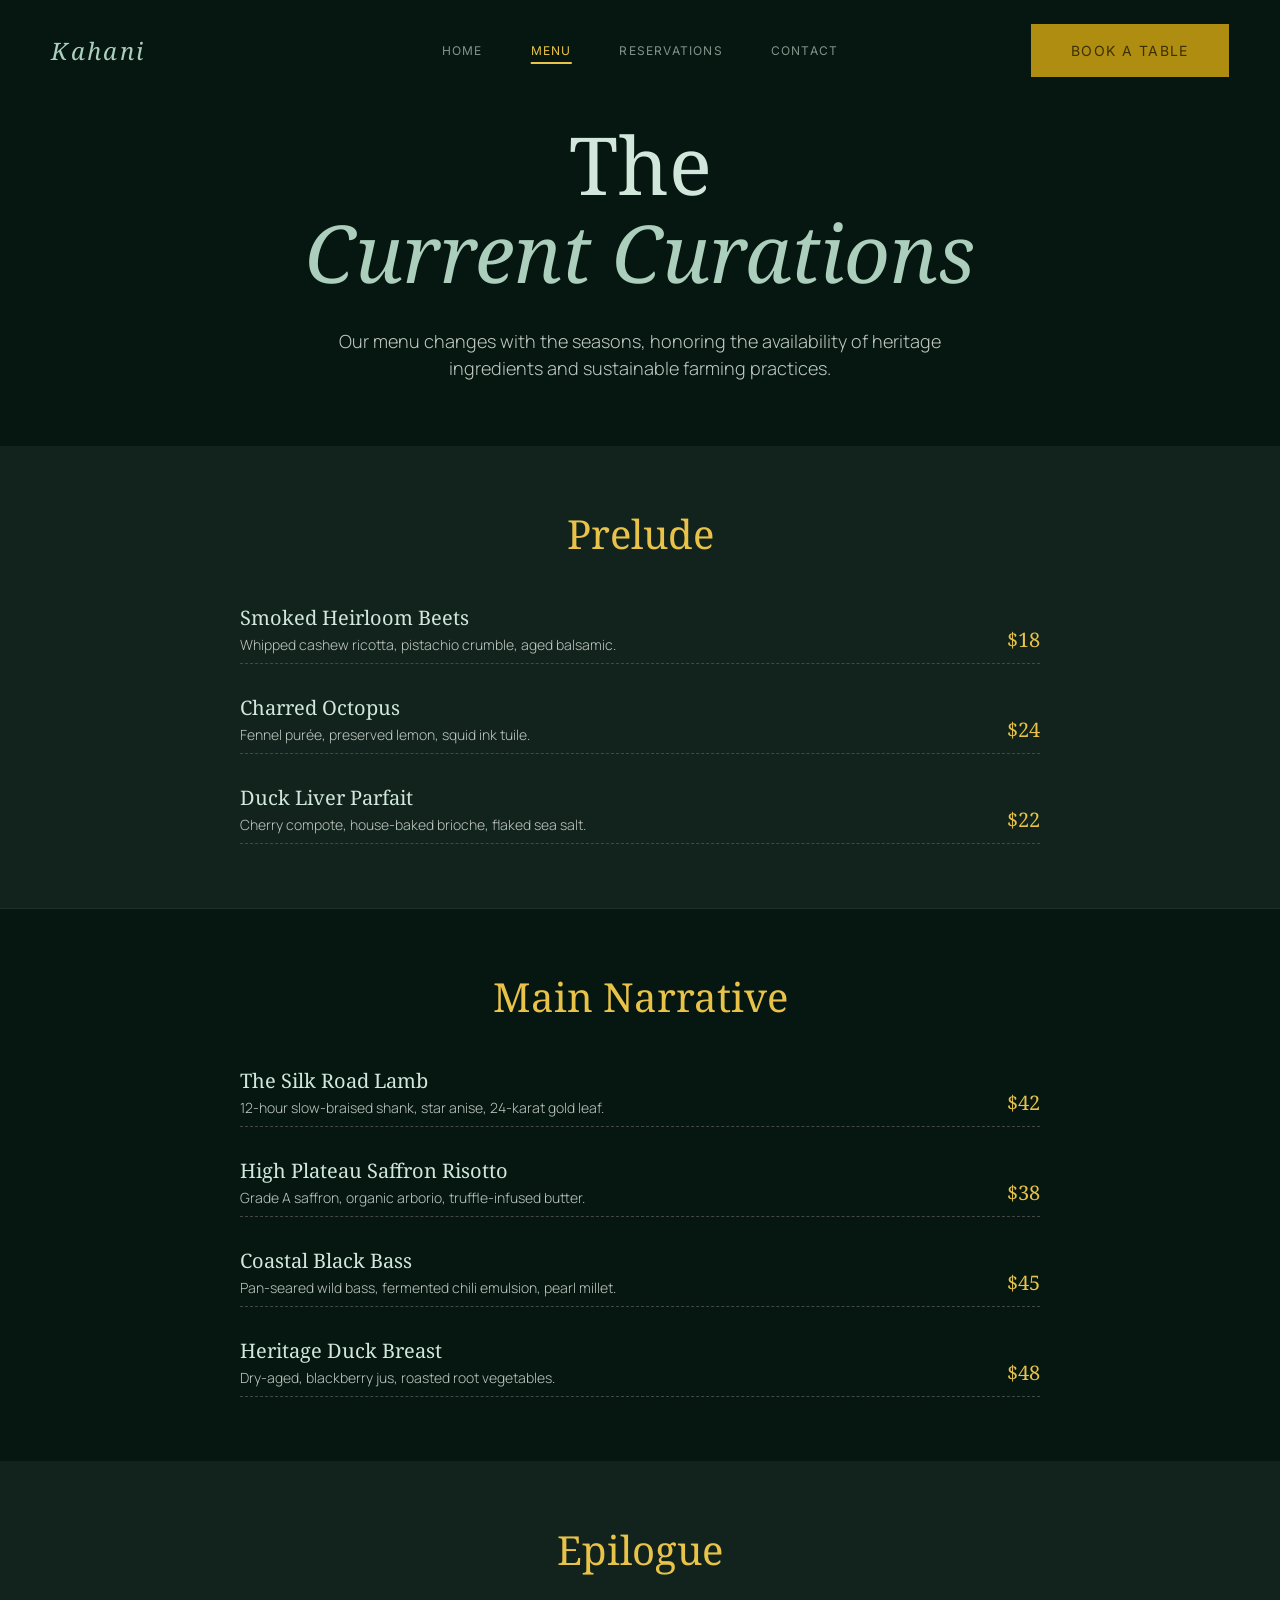
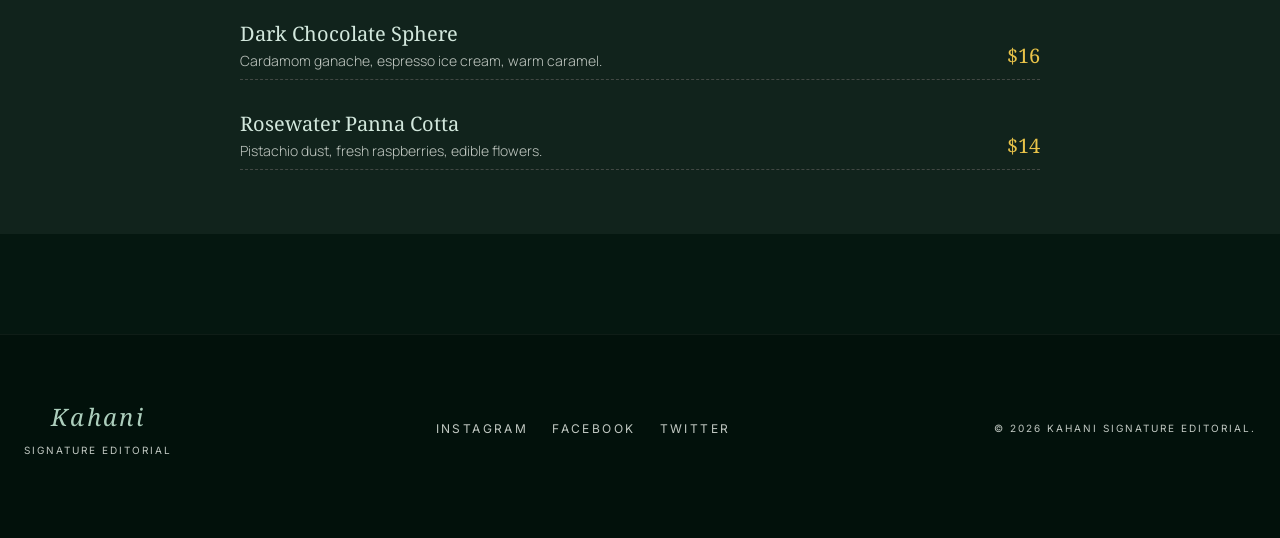
<file: menu.html>
<!DOCTYPE html>
<html lang="en">
<head>
  <meta charset="UTF-8">
  <meta name="viewport" content="width=device-width, initial-scale=1.0">
  <title>Menu | Kahani Restaurant</title>
  <meta name="description" content="Explore our signature editorial menu.">
  
  <!-- Fonts -->
  <link rel="preconnect" href="https://fonts.googleapis.com">
  <link rel="preconnect" href="https://fonts.gstatic.com" crossorigin>
  <link href="https://fonts.googleapis.com/css2?family=Noto+Serif:ital,wght@0,400;0,700;1,400&family=Manrope:wght@300;400;500;600&family=Inter:wght@400;600&display=swap" rel="stylesheet">
  <link href="https://fonts.googleapis.com/css2?family=Material+Symbols+Outlined:wght,FILL@100..700,0..1&display=swap" rel="stylesheet">
  
  <!-- Styles -->
  <link rel="stylesheet" href="css/variables.css">
  <link rel="stylesheet" href="css/reset.css">
  <link rel="stylesheet" href="css/layout.css">
  <link rel="stylesheet" href="css/components.css">
  <link rel="stylesheet" href="css/animations.css">

  <style>
    /* Specific overrides for Menu Page */
    .menu-section {
      padding: var(--spacing-16) 0;
      border-bottom: 1px solid rgba(255,255,255,0.05);
    }
    .menu-category-title {
      font-size: 2.5rem;
      margin-bottom: var(--spacing-12);
      text-align: center;
      color: var(--secondary-color);
      font-family: var(--font-headline);
    }
    .menu-list {
      display: flex;
      flex-direction: column;
      gap: var(--spacing-8);
      max-width: 800px;
      margin: 0 auto;
    }
    .menu-item {
      display: flex;
      justify-content: space-between;
      align-items: flex-end;
      gap: var(--spacing-4);
      border-bottom: 1px dashed var(--border-muted);
      padding-bottom: var(--spacing-2);
    }
    .menu-item-info {
      flex: 1;
    }
    .menu-item-title {
      font-family: var(--font-headline);
      font-size: 1.25rem;
      color: var(--text-on-surface);
      margin-bottom: 0.25rem;
    }
    .menu-item-desc {
      font-size: 0.875rem;
      color: var(--text-muted);
      font-weight: 300;
    }
    .menu-item-price {
      font-family: var(--font-headline);
      color: var(--secondary-color);
      font-size: 1.25rem;
      white-space: nowrap;
    }
  </style>
</head>
<body>

  <!-- Navbar -->
  <nav id="navbar" class="navbar scrolled"> <!-- Default scrolled on subpages so it doesn't stay transparent on white BG. Actually BG is dark here, but let's keep it consistent. -->
    <div class="container-lg nav-container">
      <div class="nav-logo-wrap">
        <a href="index.html" class="brand-logo">Kahani</a>
      </div>
      
      <div class="nav-links">
        <a href="index.html" class="nav-link">Home</a>
        <a href="menu.html" class="nav-link active">Menu</a>
        <a href="reservations.html" class="nav-link">Reservations</a>
        <a href="contact.html" class="nav-link">Contact</a>
      </div>
      
      <div class="nav-cta-wrap">
        <a href="reservations.html" class="btn btn-primary nav-cta md:flex">Book a Table</a>
        <button id="mobile-menu-btn" class="mobile-menu-btn">
          <span class="material-symbols-outlined">menu</span>
        </button>
      </div>
    </div>
  </nav>

  <!-- Mobile Menu -->
  <div id="mobile-menu" class="mobile-menu">
     <a href="index.html">Home</a>
     <a href="menu.html">Menu</a>
     <a href="reservations.html">Reservations</a>
     <a href="contact.html">Contact</a>
     <a href="reservations.html" class="btn btn-primary">Book a Table</a>
  </div>

  <main style="padding-top: 120px; padding-bottom: 100px;">
    <!-- Header -->
    <div class="container container-sm text-center mb-16 animate-slide-up">
      <h1 class="section-title">The <br><span>Current Curations</span></h1>
      <p class="lead-text">Our menu changes with the seasons, honoring the availability of heritage ingredients and sustainable farming practices.</p>
    </div>

    <!-- Starters -->
    <section class="menu-section bg-surface-container reveal">
      <div class="container container-sm">
        <h2 class="menu-category-title">Prelude</h2>
        
        <div class="menu-list">
          <div class="menu-item">
            <div class="menu-item-info">
              <h3 class="menu-item-title">Smoked Heirloom Beets</h3>
              <p class="menu-item-desc">Whipped cashew ricotta, pistachio crumble, aged balsamic.</p>
            </div>
            <div class="menu-item-price">$18</div>
          </div>
          
          <div class="menu-item">
            <div class="menu-item-info">
              <h3 class="menu-item-title">Charred Octopus</h3>
              <p class="menu-item-desc">Fennel purée, preserved lemon, squid ink tuile.</p>
            </div>
            <div class="menu-item-price">$24</div>
          </div>
          
          <div class="menu-item">
            <div class="menu-item-info">
              <h3 class="menu-item-title">Duck Liver Parfait</h3>
              <p class="menu-item-desc">Cherry compote, house-baked brioche, flaked sea salt.</p>
            </div>
            <div class="menu-item-price">$22</div>
          </div>
        </div>
      </div>
    </section>

    <!-- Main Course -->
    <section class="menu-section bg-bg-color reveal reveal-delay-1">
      <div class="container container-sm">
        <h2 class="menu-category-title">Main Narrative</h2>
        
        <div class="menu-list">
          <div class="menu-item">
            <div class="menu-item-info">
              <h3 class="menu-item-title">The Silk Road Lamb</h3>
              <p class="menu-item-desc">12-hour slow-braised shank, star anise, 24-karat gold leaf.</p>
            </div>
            <div class="menu-item-price">$42</div>
          </div>
          
          <div class="menu-item">
            <div class="menu-item-info">
              <h3 class="menu-item-title">High Plateau Saffron Risotto</h3>
              <p class="menu-item-desc">Grade A saffron, organic arborio, truffle-infused butter.</p>
            </div>
            <div class="menu-item-price">$38</div>
          </div>
          
          <div class="menu-item">
            <div class="menu-item-info">
              <h3 class="menu-item-title">Coastal Black Bass</h3>
              <p class="menu-item-desc">Pan-seared wild bass, fermented chili emulsion, pearl millet.</p>
            </div>
            <div class="menu-item-price">$45</div>
          </div>
          
          <div class="menu-item">
            <div class="menu-item-info">
              <h3 class="menu-item-title">Heritage Duck Breast</h3>
              <p class="menu-item-desc">Dry-aged, blackberry jus, roasted root vegetables.</p>
            </div>
            <div class="menu-item-price">$48</div>
          </div>
        </div>
      </div>
    </section>

    <!-- Desserts -->
    <section class="menu-section bg-surface-container reveal reveal-delay-2" style="border-bottom: none;">
      <div class="container container-sm">
        <h2 class="menu-category-title">Epilogue</h2>
        
        <div class="menu-list">
          <div class="menu-item">
            <div class="menu-item-info">
              <h3 class="menu-item-title">Dark Chocolate Sphere</h3>
              <p class="menu-item-desc">Cardamom ganache, espresso ice cream, warm caramel.</p>
            </div>
            <div class="menu-item-price">$16</div>
          </div>
          
          <div class="menu-item">
            <div class="menu-item-info">
              <h3 class="menu-item-title">Rosewater Panna Cotta</h3>
              <p class="menu-item-desc">Pistachio dust, fresh raspberries, edible flowers.</p>
            </div>
            <div class="menu-item-price">$14</div>
          </div>
        </div>
      </div>
    </section>
  </main>

  <!-- Footer -->
  <footer style="background-color: var(--surface-low); padding: 4rem 0; border-top: 1px solid rgba(255,255,255,0.05);">
    <div class="container container-lg flex flex-col md:flex-row justify-between items-center gap-8">
      <div style="text-align: center;">
        <span class="brand-logo" style="font-size: 1.5rem; margin-left: 0;">Kahani</span>
        <p class="section-tag" style="margin-top: 8px; color: var(--text-muted); font-size: 0.625rem;">Signature Editorial</p>
      </div>

      <div class="flex gap-6">
        <a href="#" class="section-tag hover:text-secondary" style="color: var(--text-muted); transition: color 0.3s;">Instagram</a>
        <a href="#" class="section-tag hover:text-secondary" style="color: var(--text-muted); transition: color 0.3s;">Facebook</a>
        <a href="#" class="section-tag hover:text-secondary" style="color: var(--text-muted); transition: color 0.3s;">Twitter</a>
      </div>

      <div>
        <p class="section-tag" style="color: var(--text-muted); font-size: 0.625rem;">© 2026 Kahani Signature Editorial.</p>
      </div>
    </div>
  </footer>

  <script src="js/main.js"></script>
</body>
</html>
</file>
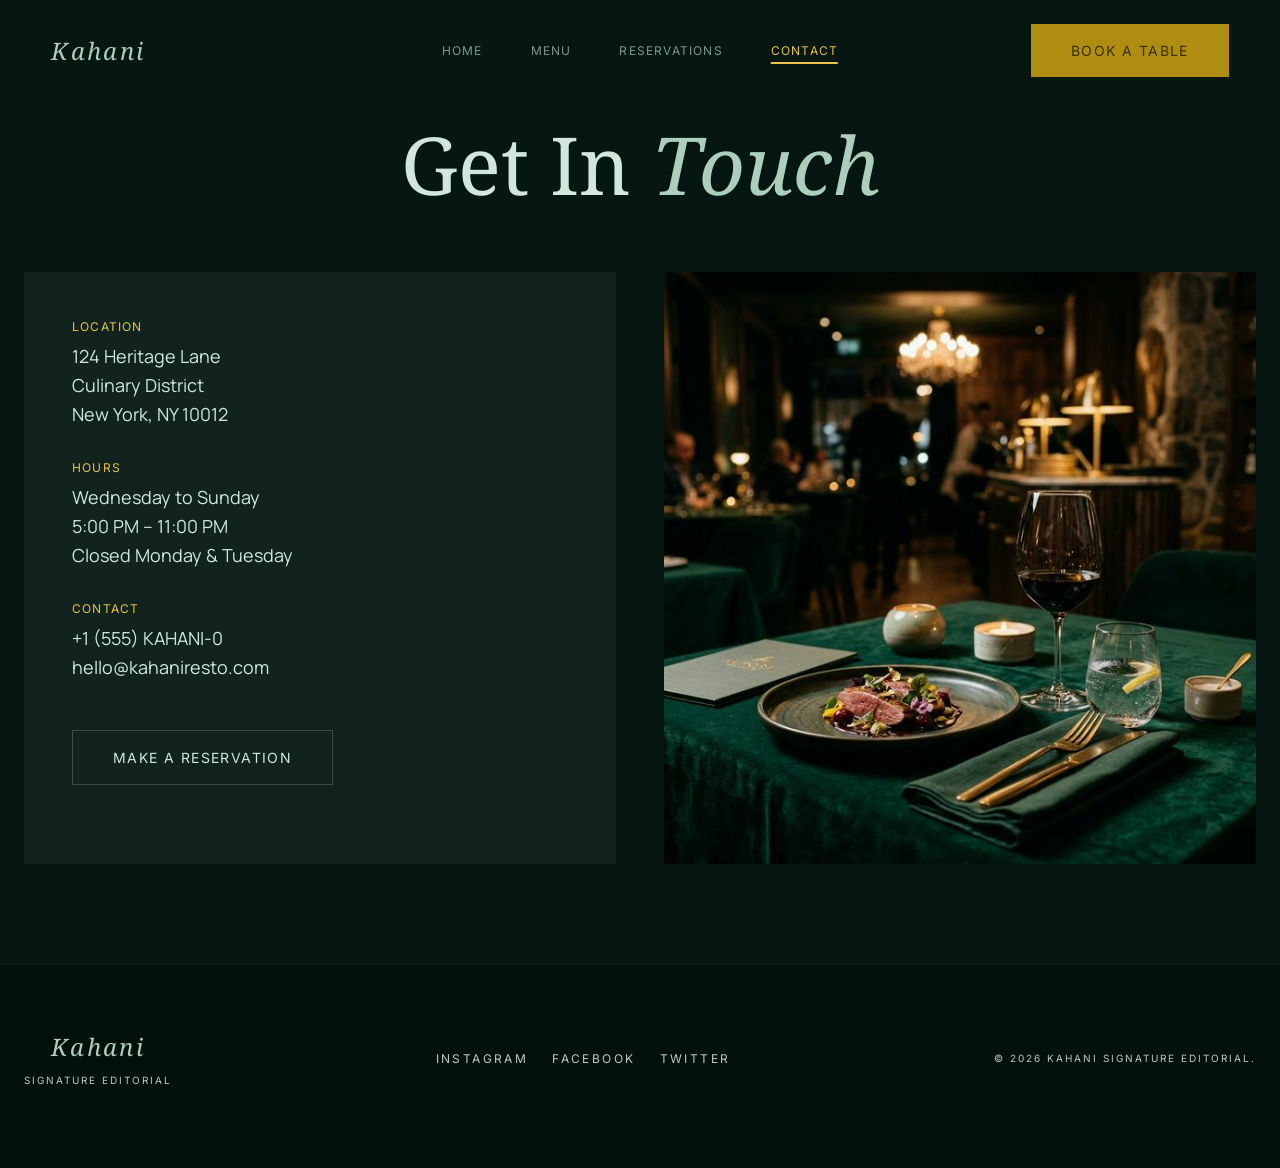
<file: website/contact.html>
<!DOCTYPE html>
<html lang="en">
<head>
  <meta charset="UTF-8">
  <meta name="viewport" content="width=device-width, initial-scale=1.0">
  <title>Contact | Kahani Restaurant</title>
  <meta name="description" content="Get in touch with Kahani.">
  
  <link rel="preconnect" href="https://fonts.googleapis.com">
  <link rel="preconnect" href="https://fonts.gstatic.com" crossorigin>
  <link href="https://fonts.googleapis.com/css2?family=Noto+Serif:ital,wght@0,400;0,700;1,400&family=Manrope:wght@300;400;500;600&family=Inter:wght@400;600&display=swap" rel="stylesheet">
  <link href="https://fonts.googleapis.com/css2?family=Material+Symbols+Outlined:wght,FILL@100..700,0..1&display=swap" rel="stylesheet">
  
  <link rel="stylesheet" href="../css/variables.css">
  <link rel="stylesheet" href="../css/reset.css">
  <link rel="stylesheet" href="../css/layout.css">
  <link rel="stylesheet" href="../css/components.css">
  <link rel="stylesheet" href="../css/animations.css">

  <style>
    .contact-grid {
      display: grid;
      gap: var(--spacing-12);
    }
    @media (min-width: 768px) {
      .contact-grid { grid-template-columns: 1fr 1fr; }
    }
    .contact-info-block {
      margin-bottom: var(--spacing-8);
    }
    .contact-info-title {
      font-family: var(--font-label);
      text-transform: uppercase;
      letter-spacing: 0.1em;
      font-size: 0.75rem;
      color: var(--secondary-color);
      margin-bottom: var(--spacing-2);
    }
    .contact-info-text {
      font-size: 1.125rem;
      color: var(--text-on-surface);
      line-height: 1.6;
    }
  </style>
</head>
<body>

  <!-- Navbar -->
  <nav id="navbar" class="navbar scrolled">
    <div class="container-lg nav-container">
      <div class="nav-logo-wrap">
        <a href="index.html" class="brand-logo">Kahani</a>
      </div>
      
      <div class="nav-links">
        <a href="index.html" class="nav-link">Home</a>
        <a href="menu.html" class="nav-link">Menu</a>
        <a href="reservations.html" class="nav-link">Reservations</a>
        <a href="contact.html" class="nav-link active">Contact</a>
      </div>
      
      <div class="nav-cta-wrap">
        <a href="reservations.html" class="btn btn-primary nav-cta md:flex">Book a Table</a>
        <button id="mobile-menu-btn" class="mobile-menu-btn">
          <span class="material-symbols-outlined">menu</span>
        </button>
      </div>
    </div>
  </nav>

  <!-- Mobile Menu -->
  <div id="mobile-menu" class="mobile-menu">
     <a href="index.html">Home</a>
     <a href="menu.html">Menu</a>
     <a href="reservations.html">Reservations</a>
     <a href="contact.html">Contact</a>
     <a href="reservations.html" class="btn btn-primary">Book a Table</a>
  </div>

  <main style="padding-top: 120px; padding-bottom: 100px;">
    <!-- Header -->
    <div class="container container-sm text-center mb-16 animate-slide-up">
      <h1 class="section-title">Get In <span>Touch</span></h1>
    </div>

    <!-- Contact Grid -->
    <section class="reveal">
      <div class="container container-lg">
        <div class="contact-grid">
          
          <!-- Info Column -->
          <div class="bg-surface-container p-12" style="padding: var(--spacing-12);">
            <div class="contact-info-block">
              <h3 class="contact-info-title">Location</h3>
              <p class="contact-info-text">
                124 Heritage Lane<br>
                Culinary District<br>
                New York, NY 10012
              </p>
            </div>

            <div class="contact-info-block">
              <h3 class="contact-info-title">Hours</h3>
              <p class="contact-info-text">
                Wednesday to Sunday<br>
                5:00 PM – 11:00 PM<br>
                Closed Monday & Tuesday
              </p>
            </div>

            <div class="contact-info-block">
              <h3 class="contact-info-title">Contact</h3>
              <p class="contact-info-text">
                +1 (555) KAHANI-0<br>
                hello@kahaniresto.com
              </p>
            </div>
            
            <div style="margin-top: 3rem;">
              <a href="reservations.html" class="btn btn-outline">Make a Reservation</a>
            </div>
          </div>

          <!-- Image Column -->
          <div class="hidden md:block">
            <img src="../assets/images/contact_hero.png" alt="Elegant dining" style="width: 100%; height: 100%; object-fit: cover;">
          </div>
          
        </div>
      </div>
    </section>
  </main>

  <!-- Footer -->
  <footer style="background-color: var(--surface-low); padding: 4rem 0; border-top: 1px solid rgba(255,255,255,0.05);">
    <div class="container container-lg flex flex-col md:flex-row justify-between items-center gap-8">
      <div style="text-align: center;">
        <span class="brand-logo" style="font-size: 1.5rem; margin-left: 0;">Kahani</span>
        <p class="section-tag" style="margin-top: 8px; color: var(--text-muted); font-size: 0.625rem;">Signature Editorial</p>
      </div>

      <div class="flex gap-6">
        <a href="#" class="section-tag hover:text-secondary" style="color: var(--text-muted); transition: color 0.3s;">Instagram</a>
        <a href="#" class="section-tag hover:text-secondary" style="color: var(--text-muted); transition: color 0.3s;">Facebook</a>
        <a href="#" class="section-tag hover:text-secondary" style="color: var(--text-muted); transition: color 0.3s;">Twitter</a>
      </div>

      <div>
        <p class="section-tag" style="color: var(--text-muted); font-size: 0.625rem;">© 2026 Kahani Signature Editorial.</p>
      </div>
    </div>
  </footer>

  <script src="../js/main.js"></script>
</body>
</html>
</file>
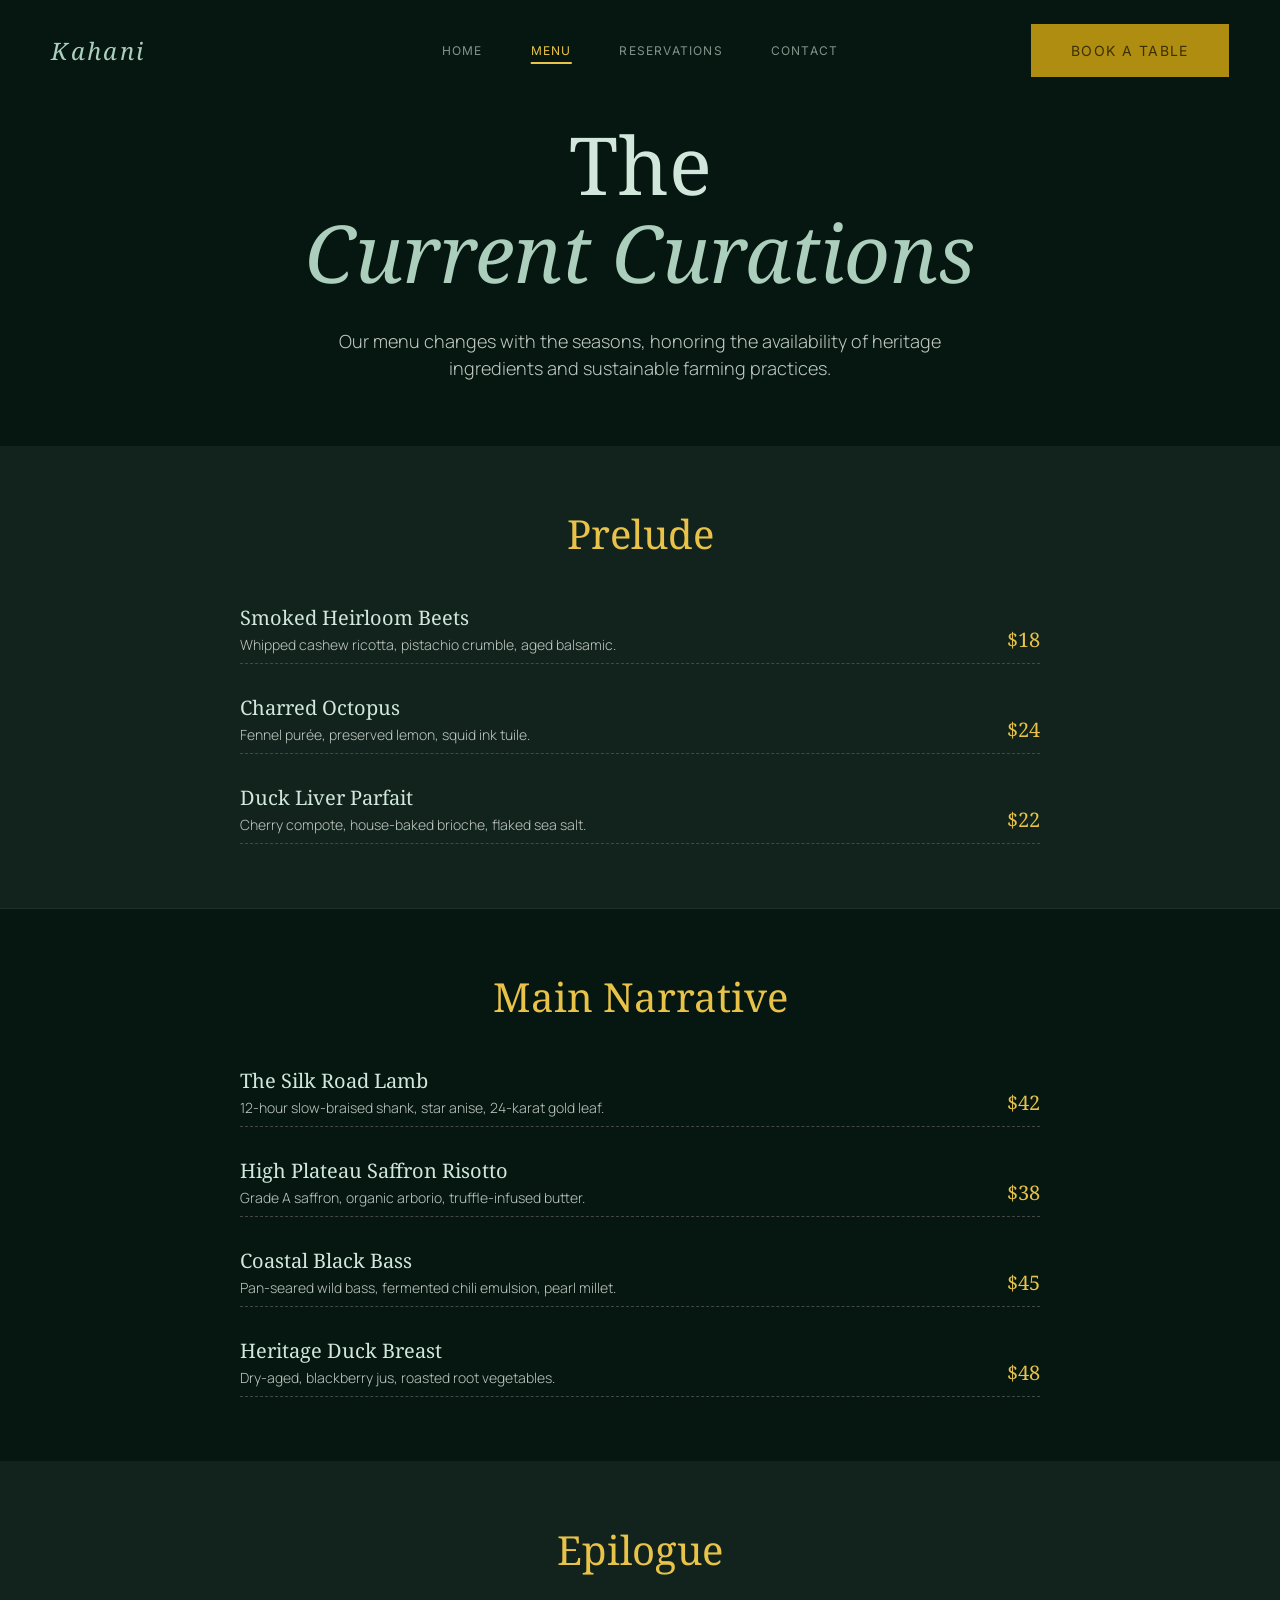
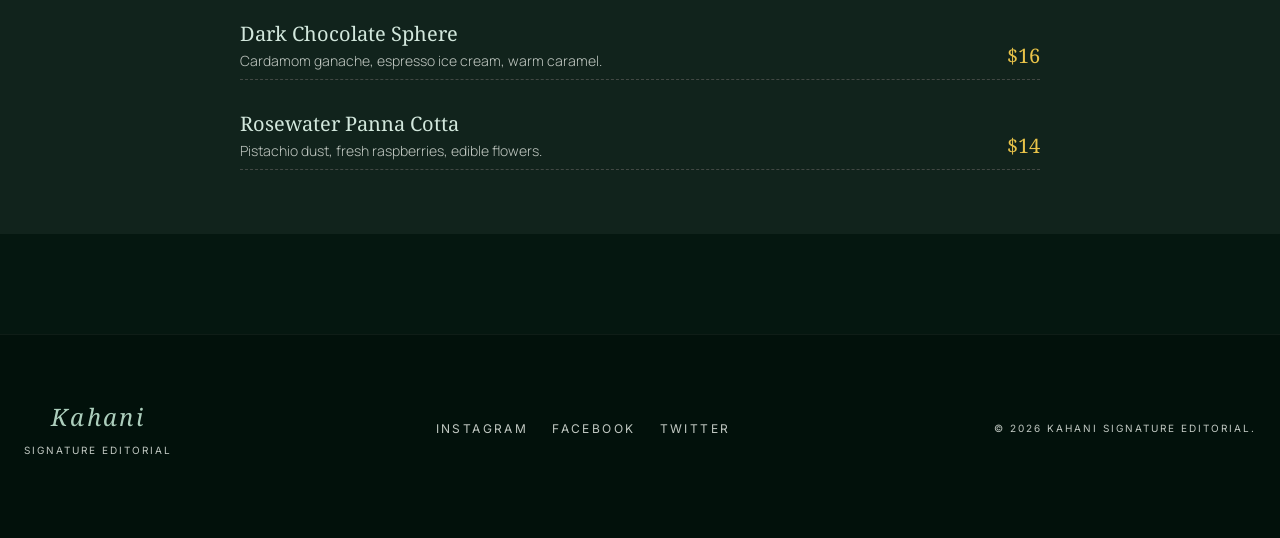
<file: website/menu.html>
<!DOCTYPE html>
<html lang="en">
<head>
  <meta charset="UTF-8">
  <meta name="viewport" content="width=device-width, initial-scale=1.0">
  <title>Menu | Kahani Restaurant</title>
  <meta name="description" content="Explore our signature editorial menu.">
  
  <!-- Fonts -->
  <link rel="preconnect" href="https://fonts.googleapis.com">
  <link rel="preconnect" href="https://fonts.gstatic.com" crossorigin>
  <link href="https://fonts.googleapis.com/css2?family=Noto+Serif:ital,wght@0,400;0,700;1,400&family=Manrope:wght@300;400;500;600&family=Inter:wght@400;600&display=swap" rel="stylesheet">
  <link href="https://fonts.googleapis.com/css2?family=Material+Symbols+Outlined:wght,FILL@100..700,0..1&display=swap" rel="stylesheet">
  
  <!-- Styles -->
  <link rel="stylesheet" href="../css/variables.css">
  <link rel="stylesheet" href="../css/reset.css">
  <link rel="stylesheet" href="../css/layout.css">
  <link rel="stylesheet" href="../css/components.css">
  <link rel="stylesheet" href="../css/animations.css">

  <style>
    /* Specific overrides for Menu Page */
    .menu-section {
      padding: var(--spacing-16) 0;
      border-bottom: 1px solid rgba(255,255,255,0.05);
    }
    .menu-category-title {
      font-size: 2.5rem;
      margin-bottom: var(--spacing-12);
      text-align: center;
      color: var(--secondary-color);
      font-family: var(--font-headline);
    }
    .menu-list {
      display: flex;
      flex-direction: column;
      gap: var(--spacing-8);
      max-width: 800px;
      margin: 0 auto;
    }
    .menu-item {
      display: flex;
      justify-content: space-between;
      align-items: flex-end;
      gap: var(--spacing-4);
      border-bottom: 1px dashed var(--border-muted);
      padding-bottom: var(--spacing-2);
    }
    .menu-item-info {
      flex: 1;
    }
    .menu-item-title {
      font-family: var(--font-headline);
      font-size: 1.25rem;
      color: var(--text-on-surface);
      margin-bottom: 0.25rem;
    }
    .menu-item-desc {
      font-size: 0.875rem;
      color: var(--text-muted);
      font-weight: 300;
    }
    .menu-item-price {
      font-family: var(--font-headline);
      color: var(--secondary-color);
      font-size: 1.25rem;
      white-space: nowrap;
    }
  </style>
</head>
<body>

  <!-- Navbar -->
  <nav id="navbar" class="navbar scrolled"> <!-- Default scrolled on subpages so it doesn't stay transparent on white BG. Actually BG is dark here, but let's keep it consistent. -->
    <div class="container-lg nav-container">
      <div class="nav-logo-wrap">
        <a href="index.html" class="brand-logo">Kahani</a>
      </div>
      
      <div class="nav-links">
        <a href="index.html" class="nav-link">Home</a>
        <a href="menu.html" class="nav-link active">Menu</a>
        <a href="reservations.html" class="nav-link">Reservations</a>
        <a href="contact.html" class="nav-link">Contact</a>
      </div>
      
      <div class="nav-cta-wrap">
        <a href="reservations.html" class="btn btn-primary nav-cta md:flex">Book a Table</a>
        <button id="mobile-menu-btn" class="mobile-menu-btn">
          <span class="material-symbols-outlined">menu</span>
        </button>
      </div>
    </div>
  </nav>

  <!-- Mobile Menu -->
  <div id="mobile-menu" class="mobile-menu">
     <a href="index.html">Home</a>
     <a href="menu.html">Menu</a>
     <a href="reservations.html">Reservations</a>
     <a href="contact.html">Contact</a>
     <a href="reservations.html" class="btn btn-primary">Book a Table</a>
  </div>

  <main style="padding-top: 120px; padding-bottom: 100px;">
    <!-- Header -->
    <div class="container container-sm text-center mb-16 animate-slide-up">
      <h1 class="section-title">The <br><span>Current Curations</span></h1>
      <p class="lead-text">Our menu changes with the seasons, honoring the availability of heritage ingredients and sustainable farming practices.</p>
    </div>

    <!-- Starters -->
    <section class="menu-section bg-surface-container reveal">
      <div class="container container-sm">
        <h2 class="menu-category-title">Prelude</h2>
        
        <div class="menu-list">
          <div class="menu-item">
            <div class="menu-item-info">
              <h3 class="menu-item-title">Smoked Heirloom Beets</h3>
              <p class="menu-item-desc">Whipped cashew ricotta, pistachio crumble, aged balsamic.</p>
            </div>
            <div class="menu-item-price">$18</div>
          </div>
          
          <div class="menu-item">
            <div class="menu-item-info">
              <h3 class="menu-item-title">Charred Octopus</h3>
              <p class="menu-item-desc">Fennel purée, preserved lemon, squid ink tuile.</p>
            </div>
            <div class="menu-item-price">$24</div>
          </div>
          
          <div class="menu-item">
            <div class="menu-item-info">
              <h3 class="menu-item-title">Duck Liver Parfait</h3>
              <p class="menu-item-desc">Cherry compote, house-baked brioche, flaked sea salt.</p>
            </div>
            <div class="menu-item-price">$22</div>
          </div>
        </div>
      </div>
    </section>

    <!-- Main Course -->
    <section class="menu-section bg-bg-color reveal reveal-delay-1">
      <div class="container container-sm">
        <h2 class="menu-category-title">Main Narrative</h2>
        
        <div class="menu-list">
          <div class="menu-item">
            <div class="menu-item-info">
              <h3 class="menu-item-title">The Silk Road Lamb</h3>
              <p class="menu-item-desc">12-hour slow-braised shank, star anise, 24-karat gold leaf.</p>
            </div>
            <div class="menu-item-price">$42</div>
          </div>
          
          <div class="menu-item">
            <div class="menu-item-info">
              <h3 class="menu-item-title">High Plateau Saffron Risotto</h3>
              <p class="menu-item-desc">Grade A saffron, organic arborio, truffle-infused butter.</p>
            </div>
            <div class="menu-item-price">$38</div>
          </div>
          
          <div class="menu-item">
            <div class="menu-item-info">
              <h3 class="menu-item-title">Coastal Black Bass</h3>
              <p class="menu-item-desc">Pan-seared wild bass, fermented chili emulsion, pearl millet.</p>
            </div>
            <div class="menu-item-price">$45</div>
          </div>
          
          <div class="menu-item">
            <div class="menu-item-info">
              <h3 class="menu-item-title">Heritage Duck Breast</h3>
              <p class="menu-item-desc">Dry-aged, blackberry jus, roasted root vegetables.</p>
            </div>
            <div class="menu-item-price">$48</div>
          </div>
        </div>
      </div>
    </section>

    <!-- Desserts -->
    <section class="menu-section bg-surface-container reveal reveal-delay-2" style="border-bottom: none;">
      <div class="container container-sm">
        <h2 class="menu-category-title">Epilogue</h2>
        
        <div class="menu-list">
          <div class="menu-item">
            <div class="menu-item-info">
              <h3 class="menu-item-title">Dark Chocolate Sphere</h3>
              <p class="menu-item-desc">Cardamom ganache, espresso ice cream, warm caramel.</p>
            </div>
            <div class="menu-item-price">$16</div>
          </div>
          
          <div class="menu-item">
            <div class="menu-item-info">
              <h3 class="menu-item-title">Rosewater Panna Cotta</h3>
              <p class="menu-item-desc">Pistachio dust, fresh raspberries, edible flowers.</p>
            </div>
            <div class="menu-item-price">$14</div>
          </div>
        </div>
      </div>
    </section>
  </main>

  <!-- Footer -->
  <footer style="background-color: var(--surface-low); padding: 4rem 0; border-top: 1px solid rgba(255,255,255,0.05);">
    <div class="container container-lg flex flex-col md:flex-row justify-between items-center gap-8">
      <div style="text-align: center;">
        <span class="brand-logo" style="font-size: 1.5rem; margin-left: 0;">Kahani</span>
        <p class="section-tag" style="margin-top: 8px; color: var(--text-muted); font-size: 0.625rem;">Signature Editorial</p>
      </div>

      <div class="flex gap-6">
        <a href="#" class="section-tag hover:text-secondary" style="color: var(--text-muted); transition: color 0.3s;">Instagram</a>
        <a href="#" class="section-tag hover:text-secondary" style="color: var(--text-muted); transition: color 0.3s;">Facebook</a>
        <a href="#" class="section-tag hover:text-secondary" style="color: var(--text-muted); transition: color 0.3s;">Twitter</a>
      </div>

      <div>
        <p class="section-tag" style="color: var(--text-muted); font-size: 0.625rem;">© 2026 Kahani Signature Editorial.</p>
      </div>
    </div>
  </footer>

  <script src="../js/main.js"></script>
</body>
</html>
</file>
<file: css/variables.css>
/* ============================================
   Kahani Restaurant - Design Tokens
   ============================================ */

:root {
  /* Color Palette */
  --bg-color: #051710;
  --surface-color: #042418;
  --surface-low: #02110b;
  --surface-high: #0b3525;
  --surface-container: #11231c;
  --surface-container-high: #1c2e26;
  --surface-container-highest: #263831;
  
  --primary-color: #accebc;
  --primary-fixed: #c8ebd7;
  
  --secondary-color: #e9c349;
  --secondary-container: #af8d11;
  
  --text-on-bg: #d2e7dc;
  --text-on-surface: #d2e7dc;
  --text-muted: #c1c8c2;
  --text-on-primary: #183629;
  --text-on-secondary: #3c2f00;
  
  --border-color: #8b928d;
  --border-muted: #424844;

  /* Typography */
  --font-headline: "Noto Serif", serif;
  --font-body: "Manrope", sans-serif;
  --font-label: "Inter", "Manrope", sans-serif;

  /* Spacing */
  --spacing-1: 0.25rem;
  --spacing-2: 0.5rem;
  --spacing-3: 0.75rem;
  --spacing-4: 1rem;
  --spacing-6: 1.5rem;
  --spacing-8: 2rem;
  --spacing-10: 2.5rem;
  --spacing-12: 3rem;
  --spacing-16: 4rem;
  --spacing-20: 5rem;
  --spacing-24: 6rem;
  --spacing-32: 8rem;

  /* Shadows */
  --shadow-sm: 0 1px 2px 0 rgb(0 0 0 / 0.05);
  --shadow-md: 0 4px 6px -1px rgb(0 0 0 / 0.1), 0 2px 4px -2px rgb(0 0 0 / 0.1);
  --shadow-lg: 0 10px 15px -3px rgb(0 0 0 / 0.1), 0 4px 6px -4px rgb(0 0 0 / 0.1);
  --shadow-glow: 0 0 20px rgba(233, 195, 73, 0.2);

  /* Animation Easing */
  --ease-out-expo: cubic-bezier(0.16, 1, 0.3, 1);
  --ease-in-out-sine: cubic-bezier(0.37, 0, 0.63, 1);
  --ease-spring: cubic-bezier(0.175, 0.885, 0.32, 1.275);
  
  /* Transitions */
  --transition-fast: 0.2s;
  --transition-normal: 0.4s;
  --transition-slow: 0.7s;
}

/* Base Body Styles */
body {
  background-color: var(--bg-color);
  color: var(--text-on-surface);
  font-family: var(--font-body);
  line-height: 1.6;
  -webkit-font-smoothing: antialiased;
  -moz-osx-font-smoothing: grayscale;
}

/* Scrollbar Customization */
::-webkit-scrollbar {
  width: 8px;
  height: 8px;
}
::-webkit-scrollbar-track {
  background: var(--surface-low);
}
::-webkit-scrollbar-thumb {
  background: var(--surface-high);
  border-radius: 4px;
}
::-webkit-scrollbar-thumb:hover {
  background: var(--border-color);
}
::selection {
  background: var(--secondary-color);
  color: var(--bg-color);
}
</file>
<file: css/layout.css>
/* ============================================
   Layout & Utility Classes
   ============================================ */

.container {
  width: 100%;
  max-width: 1280px; /* equivalent to max-w-screen-xl */
  margin-left: auto;
  margin-right: auto;
  padding-left: var(--spacing-6);
  padding-right: var(--spacing-6);
}

.container-lg {
  max-width: 1536px; /* max-w-screen-2xl */
}

.container-sm {
  max-width: 896px; /* max-w-4xl */
}

/* Flexbox utilities */
.flex {
  display: flex;
}

.flex-col {
  flex-direction: column;
}

.items-center {
  align-items: center;
}

.items-start {
  align-items: flex-start;
}

.items-end {
  align-items: flex-end;
}

.justify-center {
  justify-content: center;
}

.justify-between {
  justify-content: space-between;
}

.justify-end {
  justify-content: flex-end;
}

.gap-2 { gap: var(--spacing-2); }
.gap-4 { gap: var(--spacing-4); }
.gap-6 { gap: var(--spacing-6); }
.gap-8 { gap: var(--spacing-8); }
.gap-12 { gap: var(--spacing-12); }
.gap-16 { gap: var(--spacing-16); }

/* Grid utilities */
.grid {
  display: grid;
}

.grid-cols-1 { grid-template-columns: repeat(1, minmax(0, 1fr)); }
.grid-cols-2 { grid-template-columns: repeat(2, minmax(0, 1fr)); }
.grid-cols-3 { grid-template-columns: repeat(3, minmax(0, 1fr)); }

/* Relative/Absolute */
.relative { position: relative; }
.absolute { position: absolute; }
.fixed { position: fixed; }
.inset-0 { top: 0; right: 0; bottom: 0; left: 0; }
.z-0 { z-index: 0; }
.z-10 { z-index: 10; }
.z-50 { z-index: 50; }

/* Spacing Helpers */
.w-full { width: 100%; }
.h-full { height: 100%; }
.h-screen { height: 100vh; }
.min-h-screen { min-height: 100vh; }

.py-6 { padding-top: var(--spacing-6); padding-bottom: var(--spacing-6); }
.py-12 { padding-top: var(--spacing-12); padding-bottom: var(--spacing-12); }
.py-24 { padding-top: var(--spacing-24); padding-bottom: var(--spacing-24); }

.pt-20 { padding-top: var(--spacing-20); }

.mb-4 { margin-bottom: var(--spacing-4); }
.mb-6 { margin-bottom: var(--spacing-6); }
.mb-8 { margin-bottom: var(--spacing-8); }
.mb-12 { margin-bottom: var(--spacing-12); }
.mb-16 { margin-bottom: var(--spacing-16); }

/* Text Utilities */
.text-center { text-align: center; }
.text-left { text-align: left; }
.text-right { text-align: right; }

/* Colors */
.bg-primary { background-color: var(--primary-color); }
.bg-secondary { background-color: var(--secondary-color); }
.bg-surface { background-color: var(--surface-color); }
.bg-surface-container { background-color: var(--surface-container); }
.bg-surface-high { background-color: var(--surface-high); }

.text-primary { color: var(--primary-color); }
.text-secondary { color: var(--secondary-color); }
.text-muted { color: var(--text-muted); }
.text-on-surface { color: var(--text-on-surface); }
.text-on-secondary { color: var(--text-on-secondary); }

/* Backgrounds */
.bg-cover { background-size: cover; background-position: center; }

/* Responsive break points (min-width: 768px for md, 1024px for lg) */
@media (min-width: 768px) {
  .md\:flex { display: flex; }
  .md\:hidden { display: none; }
  .md\:grid-cols-2 { grid-template-columns: repeat(2, minmax(0, 1fr)); }
  .md\:grid-cols-3 { grid-template-columns: repeat(3, minmax(0, 1fr)); }
  .md\:flex-row { flex-direction: row; }
}

@media (min-width: 1024px) {
  .lg\:grid-cols-3 { grid-template-columns: repeat(3, minmax(0, 1fr)); }
  .lg\:grid-cols-12 { grid-template-columns: repeat(12, minmax(0, 1fr)); }
  .lg\:col-span-5 { grid-column: span 5 / span 5; }
  .lg\:col-span-7 { grid-column: span 7 / span 7; }
}
</file>
<file: css/components.css>
/* ============================================
   UI Components
   ============================================ */

/* Navbar */
.navbar {
  position: fixed;
  top: 0;
  width: 100%;
  z-index: 50;
  transition: all var(--transition-normal) var(--ease-out-expo);
  padding: var(--spacing-6) 0;
}

.navbar.scrolled {
  background: rgba(5, 23, 16, 0.95);
  backdrop-filter: blur(10px);
  padding: var(--spacing-4) 0;
  box-shadow: var(--shadow-md);
}

.nav-container {
  display: flex;
  justify-content: space-between;
  align-items: center;
  width: 100%;
  max-width: 100% !important;
  padding-left: 4vw;
  padding-right: 4vw;
  position: relative;
}

.nav-logo-wrap {
  display: flex;
  justify-content: flex-start;
  align-items: center;
}

.brand-logo {
  font-family: var(--font-headline);
  font-size: 1.5rem;
  font-style: italic;
  color: var(--primary-color);
  letter-spacing: 0.1em;
  transition: color var(--transition-fast);
}
.brand-logo:hover {
  color: var(--secondary-color);
}

.nav-links {
  position: absolute;
  left: 50%;
  transform: translateX(-50%);
  display: flex;
  gap: var(--spacing-12);
  justify-content: center;
}

.nav-cta-wrap {
  display: flex;
  justify-content: flex-end;
  align-items: center;
}

.nav-link {
  font-family: var(--font-label);
  text-transform: uppercase;
  letter-spacing: 0.1em;
  font-size: 0.75rem;
  color: rgba(210, 231, 220, 0.6);
  transition: all var(--transition-fast);
  position: relative;
}

.nav-link:hover, .nav-link.active {
  color: var(--secondary-color);
}

.nav-link::after {
  content: '';
  position: absolute;
  bottom: -4px;
  left: 0;
  width: 0;
  height: 2px;
  background: var(--secondary-color);
  transition: width var(--transition-fast) var(--ease-out-expo);
}

.nav-link:hover::after, .nav-link.active::after {
  width: 100%;
}

/* Buttons */
.btn {
  display: inline-flex;
  align-items: center;
  justify-content: center;
  font-family: var(--font-label);
  text-transform: uppercase;
  letter-spacing: 0.1em;
  font-size: 0.875rem;
  padding: var(--spacing-4) var(--spacing-10);
  cursor: pointer;
  transition: all var(--transition-normal) var(--ease-out-expo);
}

.btn-primary {
  background-color: var(--secondary-container);
  color: var(--text-on-secondary);
}

.btn-primary:hover {
  background-color: var(--secondary-color);
  transform: translateY(-2px);
  box-shadow: var(--shadow-glow);
}

.btn-outline {
  border: 1px solid var(--border-muted);
  color: var(--text-on-surface);
}

.btn-outline:hover {
  background-color: var(--surface-container);
}

/* Sections & Typography */
.section-tag {
  font-family: var(--font-label);
  text-transform: uppercase;
  letter-spacing: 0.2em;
  color: var(--secondary-color);
  font-size: 0.75rem;
  margin-bottom: var(--spacing-4);
  display: block;
}

.section-title {
  font-size: 3rem;
  margin-bottom: var(--spacing-8);
  line-height: 1.1;
}

@media (min-width: 768px) {
  .section-title { font-size: 4rem; }
}
@media (min-width: 1024px) {
  .section-title { font-size: 5rem; }
}

.section-title span {
  font-style: italic;
  color: var(--primary-color);
}

.lead-text {
  font-family: var(--font-body);
  font-size: 1.125rem;
  font-weight: 300;
  color: var(--text-muted);
  max-width: 42rem;
  margin: 0 auto;
}

/* Cards (Dishes/Gallery) */
.dish-card {
  cursor: pointer;
}

.dish-image-wrapper {
  aspect-ratio: 1 / 1;
  overflow: hidden;
  margin-bottom: var(--spacing-6);
  position: relative;
}

.dish-image {
  width: 100%;
  height: 100%;
  object-fit: cover;
  transition: transform var(--transition-slow) var(--ease-out-expo);
}

.dish-card:hover .dish-image {
  transform: scale(1.1);
}

.dish-badge {
  position: absolute;
  top: 1rem;
  right: 1rem;
  background: var(--secondary-color);
  color: var(--text-on-secondary);
  font-family: var(--font-label);
  font-size: 0.625rem;
  text-transform: uppercase;
  letter-spacing: 0.1em;
  padding: 4px 12px;
}

.dish-header {
  display: flex;
  justify-content: space-between;
  align-items: flex-start;
  margin-bottom: var(--spacing-2);
}

.dish-title {
  font-size: 1.5rem;
  transition: color var(--transition-fast);
}

.dish-card:hover .dish-title {
  color: var(--secondary-color);
}

.dish-price {
  font-family: var(--font-headline);
  color: var(--secondary-color);
  font-size: 1.25rem;
}

.dish-desc {
  font-size: 0.875rem;
  font-weight: 300;
  color: var(--text-muted);
}

/* Aspect Ratios */
.aspect-4-5 {
  aspect-ratio: 4 / 5;
}

/* Mobile Menu */
.mobile-menu-btn {
  display: none;
  background: transparent;
  border: none;
  color: var(--text-on-surface);
  cursor: pointer;
}

@media (max-width: 767px) {
  .mobile-menu-btn { display: block; }
  .nav-links, .nav-cta { display: none; }
}

.mobile-menu {
  position: fixed;
  top: 0;
  left: 0;
  width: 100%;
  height: 100%;
  background: rgba(5, 23, 16, 0.98);
  backdrop-filter: blur(15px);
  z-index: 40;
  display: flex;
  flex-direction: column;
  padding: 6rem 2rem 2rem;
  transform: translateY(-100%);
  transition: transform var(--transition-normal) var(--ease-out-expo);
}

.mobile-menu.open {
  transform: translateY(0);
}

.mobile-menu a {
  font-size: 1.5rem;
  font-family: var(--font-headline);
  color: var(--text-on-surface);
  margin-bottom: 2rem;
  text-align: center;
}

.mobile-menu a:hover {
  color: var(--secondary-color);
}
</file>
<file: css/animations.css>
/* ============================================
   Animations & Page Loader
   ============================================ */

/* Page Loader */
.page-loader {
  position: fixed;
  inset: 0;
  z-index: 99999;
  display: flex;
  align-items: center;
  justify-content: center;
  background-color: var(--bg-color);
  transition: opacity 0.8s var(--ease-out-expo);
  pointer-events: none;
}

.page-loader.loaded {
  opacity: 0;
  visibility: hidden;
}

.loader-logo {
  font-family: "Georgia", "Times New Roman", serif;
  font-size: 3.5rem;
  font-style: italic;
  color: var(--secondary-color);
  letter-spacing: 0.15em;
  text-shadow: var(--shadow-glow);
  position: relative;
  z-index: 10;
  transform: scale(1);
  transition: transform 0.8s var(--ease-out-expo);
  animation: loaderPulse 2s infinite ease-in-out;
}

@keyframes loaderPulse {
  0% { opacity: 0.6; transform: scale(0.98); filter: drop-shadow(0 0 10px rgba(233,195,73,0.2)); }
  50% { opacity: 1; transform: scale(1.02); filter: drop-shadow(0 0 30px rgba(233,195,73,0.6)); }
  100% { opacity: 0.6; transform: scale(0.98); filter: drop-shadow(0 0 10px rgba(233,195,73,0.2)); }
}

.page-loader.loaded .loader-logo {
  transform: scale(0.9);
}

/* Ensure content is hidden while loading */
body.loading {
  overflow: hidden;
}
body.loading main {
  opacity: 0;
  transform: translateY(10px);
}
main {
  opacity: 1;
  transform: translateY(0);
  transition: opacity 0.4s ease-out, transform 0.4s ease-out;
}

/* Animations Tools */
.animate-fade-in {
  opacity: 0;
  animation: fadeIn 0.4s forwards ease-out;
}
.animate-slide-up {
  opacity: 0;
  transform: translateY(20px);
  animation: slideUp 0.4s forwards ease-out;
}
.animate-slide-up-delay {
  opacity: 0;
  transform: translateY(20px);
  animation: slideUp 0.4s forwards ease-out;
  animation-delay: 0.1s;
}
.animate-fade-in-delay {
  opacity: 0;
  animation: fadeIn 0.4s forwards ease-out;
  animation-delay: 0.15s;
}
.animate-bounce {
  animation: bounce 2s infinite;
}

/* Keyframes */
@keyframes fadeIn {
  to { opacity: 1; }
}

@keyframes slideUp {
  to { opacity: 1; transform: translateY(0); }
}

@keyframes bounce {
  0%, 20%, 50%, 80%, 100% { transform: translateY(0); }
  40% { transform: translateY(-10px); }
  60% { transform: translateY(-5px); }
}

/* Scroll Reveals */
.reveal {
  opacity: 0;
  transform: translateY(50px);
  transition: all 0.8s var(--ease-out-expo);
}
.reveal.visible {
  opacity: 1;
  transform: translateY(0);
}

.reveal-delay-1 { transition-delay: 0.1s; }
.reveal-delay-2 { transition-delay: 0.2s; }
.reveal-delay-3 { transition-delay: 0.3s; }
</file>
